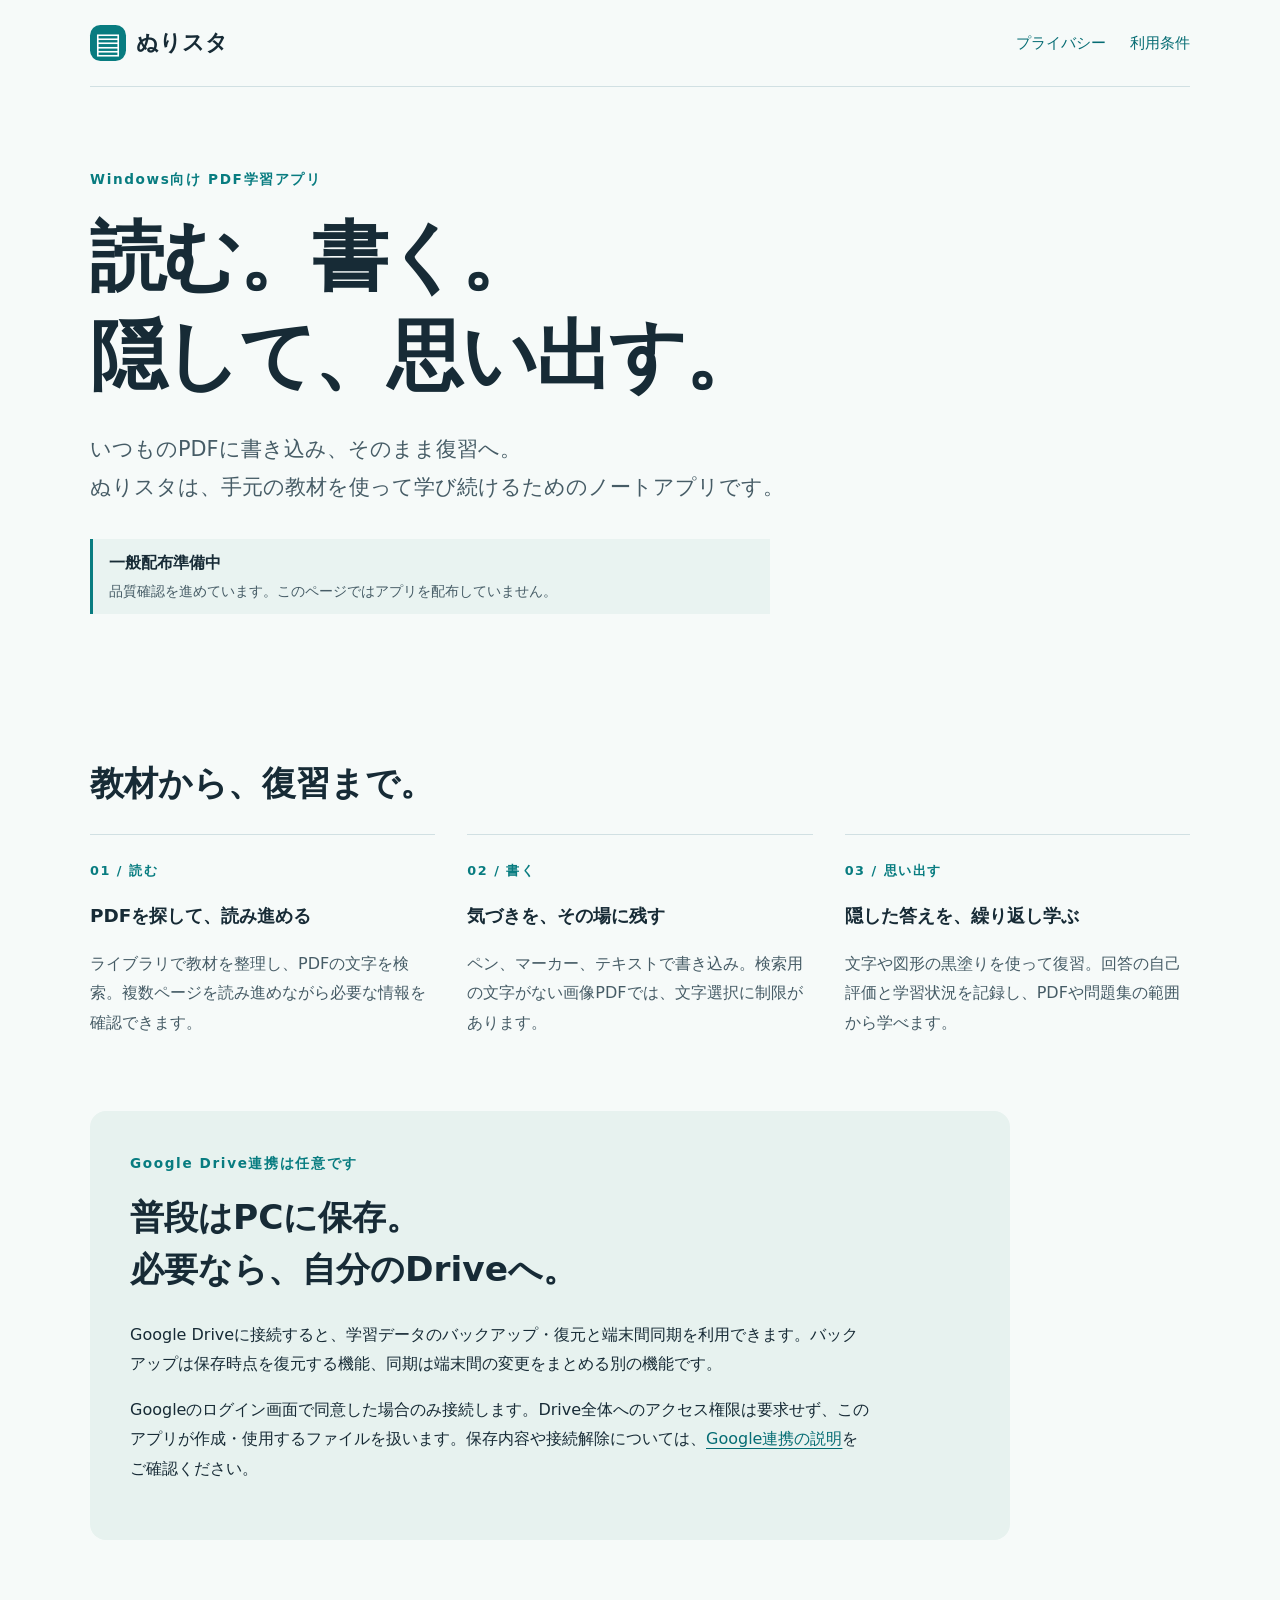
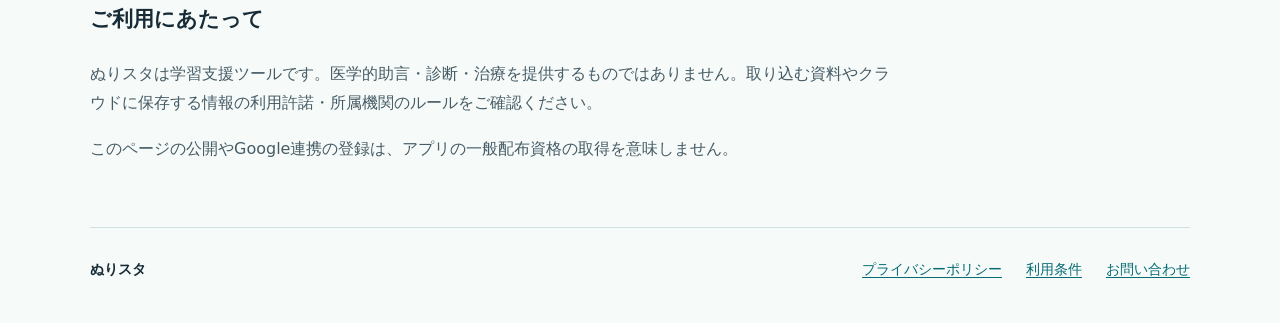
<file: index.html>
<!doctype html>
<html lang="ja">
<head><meta charset="utf-8"><meta name="viewport" content="width=device-width, initial-scale=1"><meta name="description" content="ぬりスタは、WindowsでPDFを読み、書き込み、黒塗りで復習する学習アプリです。Google Driveへのバックアップ・同期は任意で利用できます。"><title>ぬりスタ — PDFを、いつもの学習ノートに。</title><link rel="stylesheet" href="styles.css"></head>
<body>
<a class="skip" href="#main">本文へ移動</a>
<header><a class="brand" href="index.html" aria-label="ぬりスタ ホーム"><span class="mark" aria-hidden="true">▤</span>ぬりスタ</a><nav aria-label="サイト内"><a href="privacy.html">プライバシー</a><a href="terms.html">利用条件</a></nav></header>
<main id="main">
<section class="hero"><p class="eyebrow">Windows向け PDF学習アプリ</p><h1>読む。書く。<br>隠して、思い出す。</h1><p class="lead">いつものPDFに書き込み、そのまま復習へ。<br>ぬりスタは、手元の教材を使って学び続けるためのノートアプリです。</p><p class="status">一般配布準備中 <span>品質確認を進めています。このページではアプリを配布していません。</span></p></section>
<section aria-labelledby="features"><h2 id="features">教材から、復習まで。</h2><div class="features"><article><p class="number">01 / 読む</p><h3>PDFを探して、読み進める</h3><p>ライブラリで教材を整理し、PDFの文字を検索。複数ページを読み進めながら必要な情報を確認できます。</p></article><article><p class="number">02 / 書く</p><h3>気づきを、その場に残す</h3><p>ペン、マーカー、テキストで書き込み。検索用の文字がない画像PDFでは、文字選択に制限があります。</p></article><article><p class="number">03 / 思い出す</p><h3>隠した答えを、繰り返し学ぶ</h3><p>文字や図形の黒塗りを使って復習。回答の自己評価と学習状況を記録し、PDFや問題集の範囲から学べます。</p></article></div></section>
<section class="cloud" aria-labelledby="cloud"><p class="eyebrow">Google Drive連携は任意です</p><h2 id="cloud">普段はPCに保存。<br>必要なら、自分のDriveへ。</h2><p>Google Driveに接続すると、学習データのバックアップ・復元と端末間同期を利用できます。バックアップは保存時点を復元する機能、同期は端末間の変更をまとめる別の機能です。</p><p>Googleのログイン画面で同意した場合のみ接続します。Drive全体へのアクセス権限は要求せず、このアプリが作成・使用するファイルを扱います。保存内容や接続解除については、<a href="privacy.html#google">Google連携の説明</a>をご確認ください。</p></section>
<section class="notice"><h2>ご利用にあたって</h2><p>ぬりスタは学習支援ツールです。医学的助言・診断・治療を提供するものではありません。取り込む資料やクラウドに保存する情報の利用許諾・所属機関のルールをご確認ください。</p><p>このページの公開やGoogle連携の登録は、アプリの一般配布資格の取得を意味しません。</p></section>
</main><footer><span>ぬりスタ</span><a href="privacy.html">プライバシーポリシー</a><a href="terms.html">利用条件</a><a href="https://github.com/iwatea377/iwatea377.github.io/issues">お問い合わせ</a></footer>
</body></html>
</file>
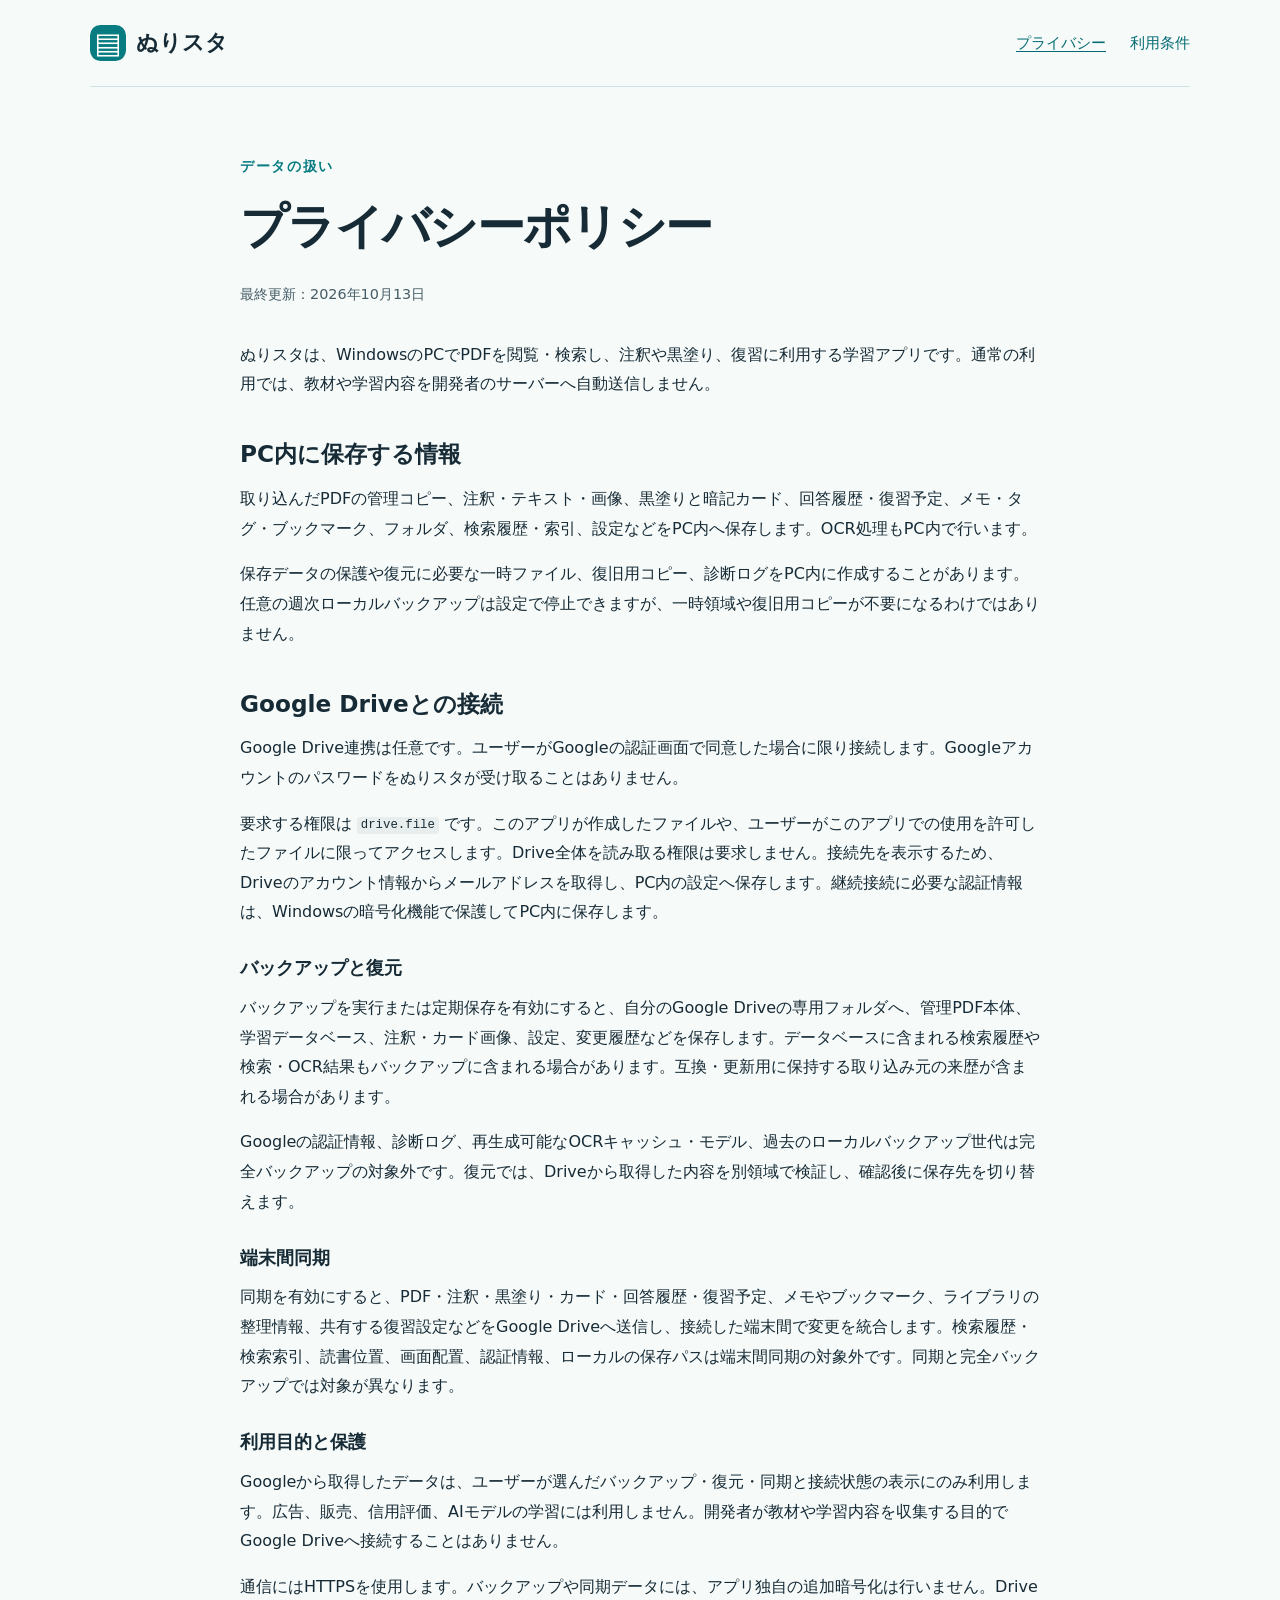
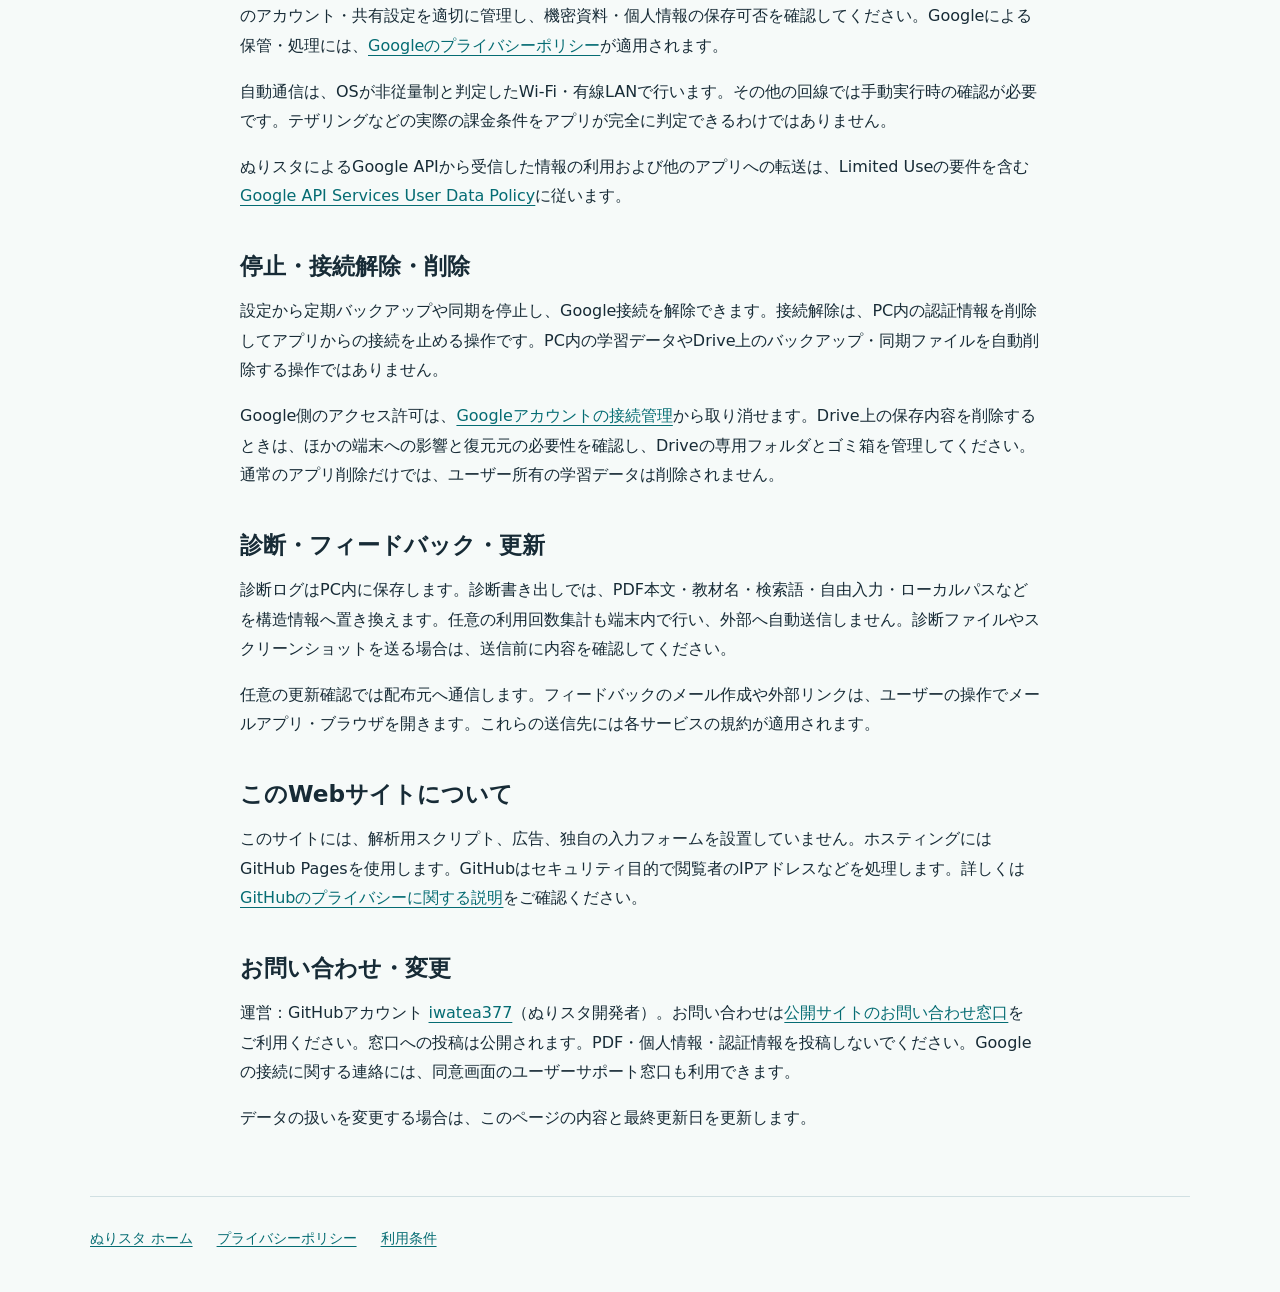
<file: privacy.html>
<!doctype html>
<html lang="ja">
<head><meta charset="utf-8"><meta name="viewport" content="width=device-width, initial-scale=1"><meta name="description" content="ぬりスタのデータ保存、Google Driveバックアップ・同期、接続解除、診断情報の扱いについて。"><title>プライバシーポリシー — ぬりスタ</title><link rel="stylesheet" href="styles.css"></head>
<body><a class="skip" href="#main">本文へ移動</a><header><a class="brand" href="index.html"><span class="mark" aria-hidden="true">▤</span>ぬりスタ</a><nav aria-label="サイト内"><a href="privacy.html" aria-current="page">プライバシー</a><a href="terms.html">利用条件</a></nav></header>
<main id="main" class="document"><p class="eyebrow">データの扱い</p><h1>プライバシーポリシー</h1><p class="updated">最終更新：2026年10月13日</p>
<p>ぬりスタは、WindowsのPCでPDFを閲覧・検索し、注釈や黒塗り、復習に利用する学習アプリです。通常の利用では、教材や学習内容を開発者のサーバーへ自動送信しません。</p>
<h2>PC内に保存する情報</h2><p>取り込んだPDFの管理コピー、注釈・テキスト・画像、黒塗りと暗記カード、回答履歴・復習予定、メモ・タグ・ブックマーク、フォルダ、検索履歴・索引、設定などをPC内へ保存します。OCR処理もPC内で行います。</p><p>保存データの保護や復元に必要な一時ファイル、復旧用コピー、診断ログをPC内に作成することがあります。任意の週次ローカルバックアップは設定で停止できますが、一時領域や復旧用コピーが不要になるわけではありません。</p>
<h2 id="google">Google Driveとの接続</h2><p>Google Drive連携は任意です。ユーザーがGoogleの認証画面で同意した場合に限り接続します。Googleアカウントのパスワードをぬりスタが受け取ることはありません。</p><p>要求する権限は <code>drive.file</code> です。このアプリが作成したファイルや、ユーザーがこのアプリでの使用を許可したファイルに限ってアクセスします。Drive全体を読み取る権限は要求しません。接続先を表示するため、Driveのアカウント情報からメールアドレスを取得し、PC内の設定へ保存します。継続接続に必要な認証情報は、Windowsの暗号化機能で保護してPC内に保存します。</p>
<h3>バックアップと復元</h3><p>バックアップを実行または定期保存を有効にすると、自分のGoogle Driveの専用フォルダへ、管理PDF本体、学習データベース、注釈・カード画像、設定、変更履歴などを保存します。データベースに含まれる検索履歴や検索・OCR結果もバックアップに含まれる場合があります。互換・更新用に保持する取り込み元の来歴が含まれる場合があります。</p><p>Googleの認証情報、診断ログ、再生成可能なOCRキャッシュ・モデル、過去のローカルバックアップ世代は完全バックアップの対象外です。復元では、Driveから取得した内容を別領域で検証し、確認後に保存先を切り替えます。</p>
<h3>端末間同期</h3><p>同期を有効にすると、PDF・注釈・黒塗り・カード・回答履歴・復習予定、メモやブックマーク、ライブラリの整理情報、共有する復習設定などをGoogle Driveへ送信し、接続した端末間で変更を統合します。検索履歴・検索索引、読書位置、画面配置、認証情報、ローカルの保存パスは端末間同期の対象外です。同期と完全バックアップでは対象が異なります。</p>
<h3>利用目的と保護</h3><p>Googleから取得したデータは、ユーザーが選んだバックアップ・復元・同期と接続状態の表示にのみ利用します。広告、販売、信用評価、AIモデルの学習には利用しません。開発者が教材や学習内容を収集する目的でGoogle Driveへ接続することはありません。</p><p>通信にはHTTPSを使用します。バックアップや同期データには、アプリ独自の追加暗号化は行いません。Driveのアカウント・共有設定を適切に管理し、機密資料・個人情報の保存可否を確認してください。Googleによる保管・処理には、<a href="https://policies.google.com/privacy">Googleのプライバシーポリシー</a>が適用されます。</p><p>自動通信は、OSが非従量制と判定したWi-Fi・有線LANで行います。その他の回線では手動実行時の確認が必要です。テザリングなどの実際の課金条件をアプリが完全に判定できるわけではありません。</p><p>ぬりスタによるGoogle APIから受信した情報の利用および他のアプリへの転送は、Limited Useの要件を含む<a href="https://developers.google.com/terms/api-services-user-data-policy">Google API Services User Data Policy</a>に従います。</p>
<h2>停止・接続解除・削除</h2><p>設定から定期バックアップや同期を停止し、Google接続を解除できます。接続解除は、PC内の認証情報を削除してアプリからの接続を止める操作です。PC内の学習データやDrive上のバックアップ・同期ファイルを自動削除する操作ではありません。</p><p>Google側のアクセス許可は、<a href="https://myaccount.google.com/connections">Googleアカウントの接続管理</a>から取り消せます。Drive上の保存内容を削除するときは、ほかの端末への影響と復元元の必要性を確認し、Driveの専用フォルダとゴミ箱を管理してください。通常のアプリ削除だけでは、ユーザー所有の学習データは削除されません。</p>
<h2>診断・フィードバック・更新</h2><p>診断ログはPC内に保存します。診断書き出しでは、PDF本文・教材名・検索語・自由入力・ローカルパスなどを構造情報へ置き換えます。任意の利用回数集計も端末内で行い、外部へ自動送信しません。診断ファイルやスクリーンショットを送る場合は、送信前に内容を確認してください。</p><p>任意の更新確認では配布元へ通信します。フィードバックのメール作成や外部リンクは、ユーザーの操作でメールアプリ・ブラウザを開きます。これらの送信先には各サービスの規約が適用されます。</p>
<h2>このWebサイトについて</h2><p>このサイトには、解析用スクリプト、広告、独自の入力フォームを設置していません。ホスティングにはGitHub Pagesを使用します。GitHubはセキュリティ目的で閲覧者のIPアドレスなどを処理します。詳しくは<a href="https://docs.github.com/en/site-policy/privacy-policies/github-general-privacy-statement">GitHubのプライバシーに関する説明</a>をご確認ください。</p>
<h2>お問い合わせ・変更</h2><p>運営：GitHubアカウント <a href="https://github.com/iwatea377">iwatea377</a>（ぬりスタ開発者）。お問い合わせは<a href="https://github.com/iwatea377/iwatea377.github.io/issues">公開サイトのお問い合わせ窓口</a>をご利用ください。窓口への投稿は公開されます。PDF・個人情報・認証情報を投稿しないでください。Googleの接続に関する連絡には、同意画面のユーザーサポート窓口も利用できます。</p><p>データの扱いを変更する場合は、このページの内容と最終更新日を更新します。</p>
</main><footer><a href="index.html">ぬりスタ ホーム</a><a href="privacy.html" aria-current="page">プライバシーポリシー</a><a href="terms.html">利用条件</a></footer></body></html>
</file>
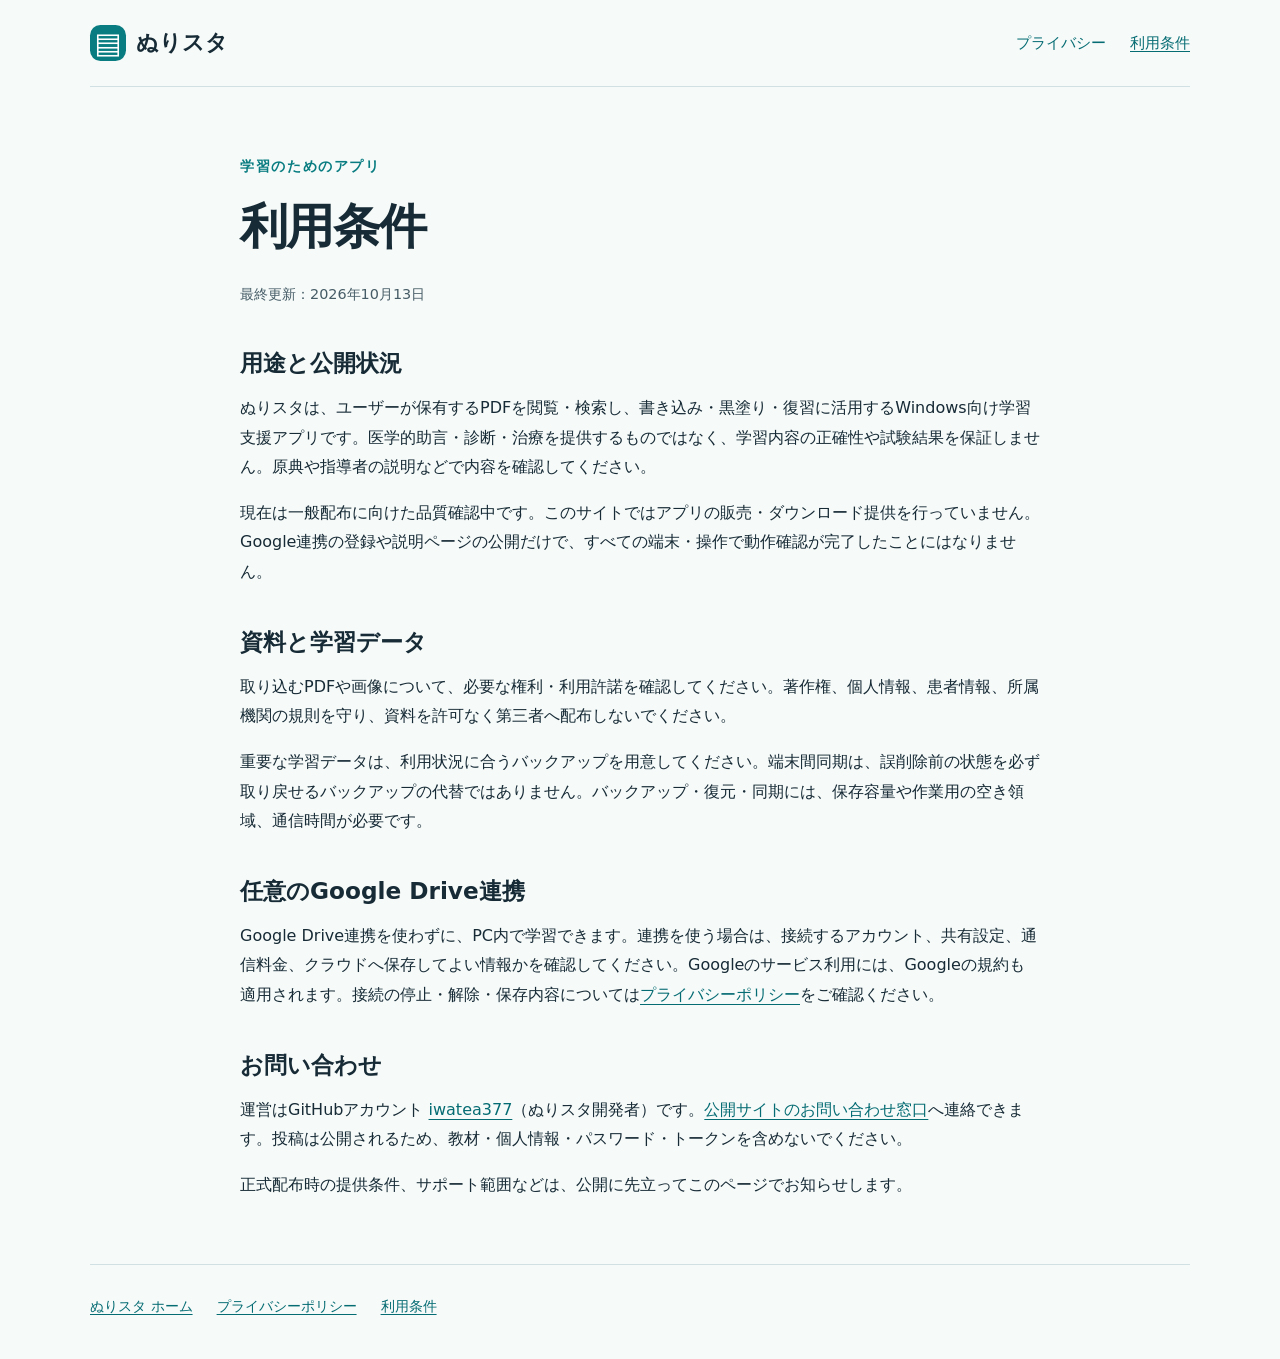
<file: terms.html>
<!doctype html>
<html lang="ja">
<head><meta charset="utf-8"><meta name="viewport" content="width=device-width, initial-scale=1"><meta name="description" content="ぬりスタの用途、資料の取り扱い、Google Drive連携とバックアップについての利用条件。"><title>利用条件 — ぬりスタ</title><link rel="stylesheet" href="styles.css"></head>
<body><a class="skip" href="#main">本文へ移動</a><header><a class="brand" href="index.html"><span class="mark" aria-hidden="true">▤</span>ぬりスタ</a><nav aria-label="サイト内"><a href="privacy.html">プライバシー</a><a href="terms.html" aria-current="page">利用条件</a></nav></header>
<main id="main" class="document"><p class="eyebrow">学習のためのアプリ</p><h1>利用条件</h1><p class="updated">最終更新：2026年10月13日</p>
<h2>用途と公開状況</h2><p>ぬりスタは、ユーザーが保有するPDFを閲覧・検索し、書き込み・黒塗り・復習に活用するWindows向け学習支援アプリです。医学的助言・診断・治療を提供するものではなく、学習内容の正確性や試験結果を保証しません。原典や指導者の説明などで内容を確認してください。</p><p>現在は一般配布に向けた品質確認中です。このサイトではアプリの販売・ダウンロード提供を行っていません。Google連携の登録や説明ページの公開だけで、すべての端末・操作で動作確認が完了したことにはなりません。</p>
<h2>資料と学習データ</h2><p>取り込むPDFや画像について、必要な権利・利用許諾を確認してください。著作権、個人情報、患者情報、所属機関の規則を守り、資料を許可なく第三者へ配布しないでください。</p><p>重要な学習データは、利用状況に合うバックアップを用意してください。端末間同期は、誤削除前の状態を必ず取り戻せるバックアップの代替ではありません。バックアップ・復元・同期には、保存容量や作業用の空き領域、通信時間が必要です。</p>
<h2>任意のGoogle Drive連携</h2><p>Google Drive連携を使わずに、PC内で学習できます。連携を使う場合は、接続するアカウント、共有設定、通信料金、クラウドへ保存してよい情報かを確認してください。Googleのサービス利用には、Googleの規約も適用されます。接続の停止・解除・保存内容については<a href="privacy.html">プライバシーポリシー</a>をご確認ください。</p>
<h2>お問い合わせ</h2><p>運営はGitHubアカウント <a href="https://github.com/iwatea377">iwatea377</a>（ぬりスタ開発者）です。<a href="https://github.com/iwatea377/iwatea377.github.io/issues">公開サイトのお問い合わせ窓口</a>へ連絡できます。投稿は公開されるため、教材・個人情報・パスワード・トークンを含めないでください。</p><p>正式配布時の提供条件、サポート範囲などは、公開に先立ってこのページでお知らせします。</p>
</main><footer><a href="index.html">ぬりスタ ホーム</a><a href="privacy.html">プライバシーポリシー</a><a href="terms.html" aria-current="page">利用条件</a></footer></body></html>
</file>
<file: styles.css>
:root{color-scheme:light;--ink:#172b36;--muted:#465c66;--teal:#087c80;--line:#d1e0e3;--paper:#f6faf9}*{box-sizing:border-box}html{scroll-padding-top:2rem}body{margin:0;background:var(--paper);color:var(--ink);font-family:system-ui,-apple-system,"Segoe UI","Yu Gothic UI",Meiryo,sans-serif;line-height:1.85}a{color:#056c73;text-underline-offset:.22em}a:hover{text-decoration-thickness:2px}a:focus-visible{outline:3px solid #c55d00;outline-offset:5px;border-radius:3px}.skip{position:absolute;top:-5rem;left:1rem;padding:.5rem 1rem;background:white;z-index:1}.skip:focus{top:.5rem}header,main,footer{width:min(1100px,calc(100% - 3rem));margin-inline:auto}header{display:flex;align-items:center;justify-content:space-between;gap:1.5rem;padding:1.4rem 0;border-bottom:1px solid var(--line)}.brand{display:inline-flex;align-items:center;gap:.6rem;font-weight:750;font-size:1.4rem;text-decoration:none;color:var(--ink);white-space:nowrap}.mark{background:var(--teal);color:white;width:2.25rem;height:2.25rem;display:inline-grid;place-items:center;border-radius:.65rem;font-size:1.8rem;line-height:1}nav{display:flex;gap:1.5rem;flex-wrap:wrap;font-size:.95rem}nav a{text-decoration:none}nav a[aria-current]{text-decoration:underline}.hero{padding:5rem 0 4rem;max-width:850px}.eyebrow{font-size:.85rem;font-weight:750;letter-spacing:.12em;color:var(--teal);margin:0 0 1rem}h1{font-size:clamp(2.5rem,6vw,4.75rem);line-height:1.3;letter-spacing:-.035em;margin:.5rem 0 1.5rem}h2{font-size:clamp(1.5rem,3vw,2.15rem);line-height:1.5;margin:0 0 1.5rem}h3{font-size:1.15rem;line-height:1.6}.lead{font-size:clamp(1.05rem,2vw,1.3rem);color:var(--muted)}.status{margin-top:2rem;max-width:680px;border-left:3px solid var(--teal);padding:.6rem 1rem;font-weight:700;background:#e9f3f1}.status span{display:block;font-size:.9rem;font-weight:400;color:var(--muted)}section{margin-bottom:4rem}.features{display:grid;grid-template-columns:repeat(3,minmax(0,1fr));gap:2rem}.features article{border-top:1px solid var(--line);padding-top:.9rem}.features p{color:var(--muted);margin:.6rem 0}.features .number{font-size:.8rem;letter-spacing:.12em;color:var(--teal);font-weight:750}.cloud{padding:2.5rem;background:#e7f2ef;border-radius:1rem;max-width:920px}.cloud p{max-width:740px}.notice{max-width:800px}.notice h2{font-size:1.3rem}.notice p{color:var(--muted)}footer{border-top:1px solid var(--line);padding:1.75rem 0 2.5rem;display:flex;flex-wrap:wrap;gap:.65rem 1.5rem;font-size:.9rem}footer span{font-weight:700;margin-right:auto}.document{max-width:800px;padding:3.5rem 0 3rem}.document h1{font-size:clamp(1.9rem,5vw,3rem);overflow-wrap:anywhere}.document h2{font-size:1.45rem;margin:2.4rem 0 .75rem}.document h3{margin:1.65rem 0 .5rem}.document p{margin:.65rem 0 1rem}.updated{color:var(--muted);font-size:.9rem;margin-bottom:2rem!important}code{overflow-wrap:anywhere;font-size:.95em;background:#e8eeed;padding:.1em .3em;border-radius:.2rem}@media(max-width:640px){header,main,footer{width:calc(100% - 2rem)}header{align-items:flex-start;gap:1rem}nav{gap:.4rem 1rem;font-size:.85rem;justify-content:flex-end}.hero{padding:3rem 0 2rem}.features{grid-template-columns:1fr;gap:1rem}.cloud{padding:1.4rem}section{margin-bottom:2.5rem}.document{padding-top:2rem}footer span{width:100%}}
</file>
